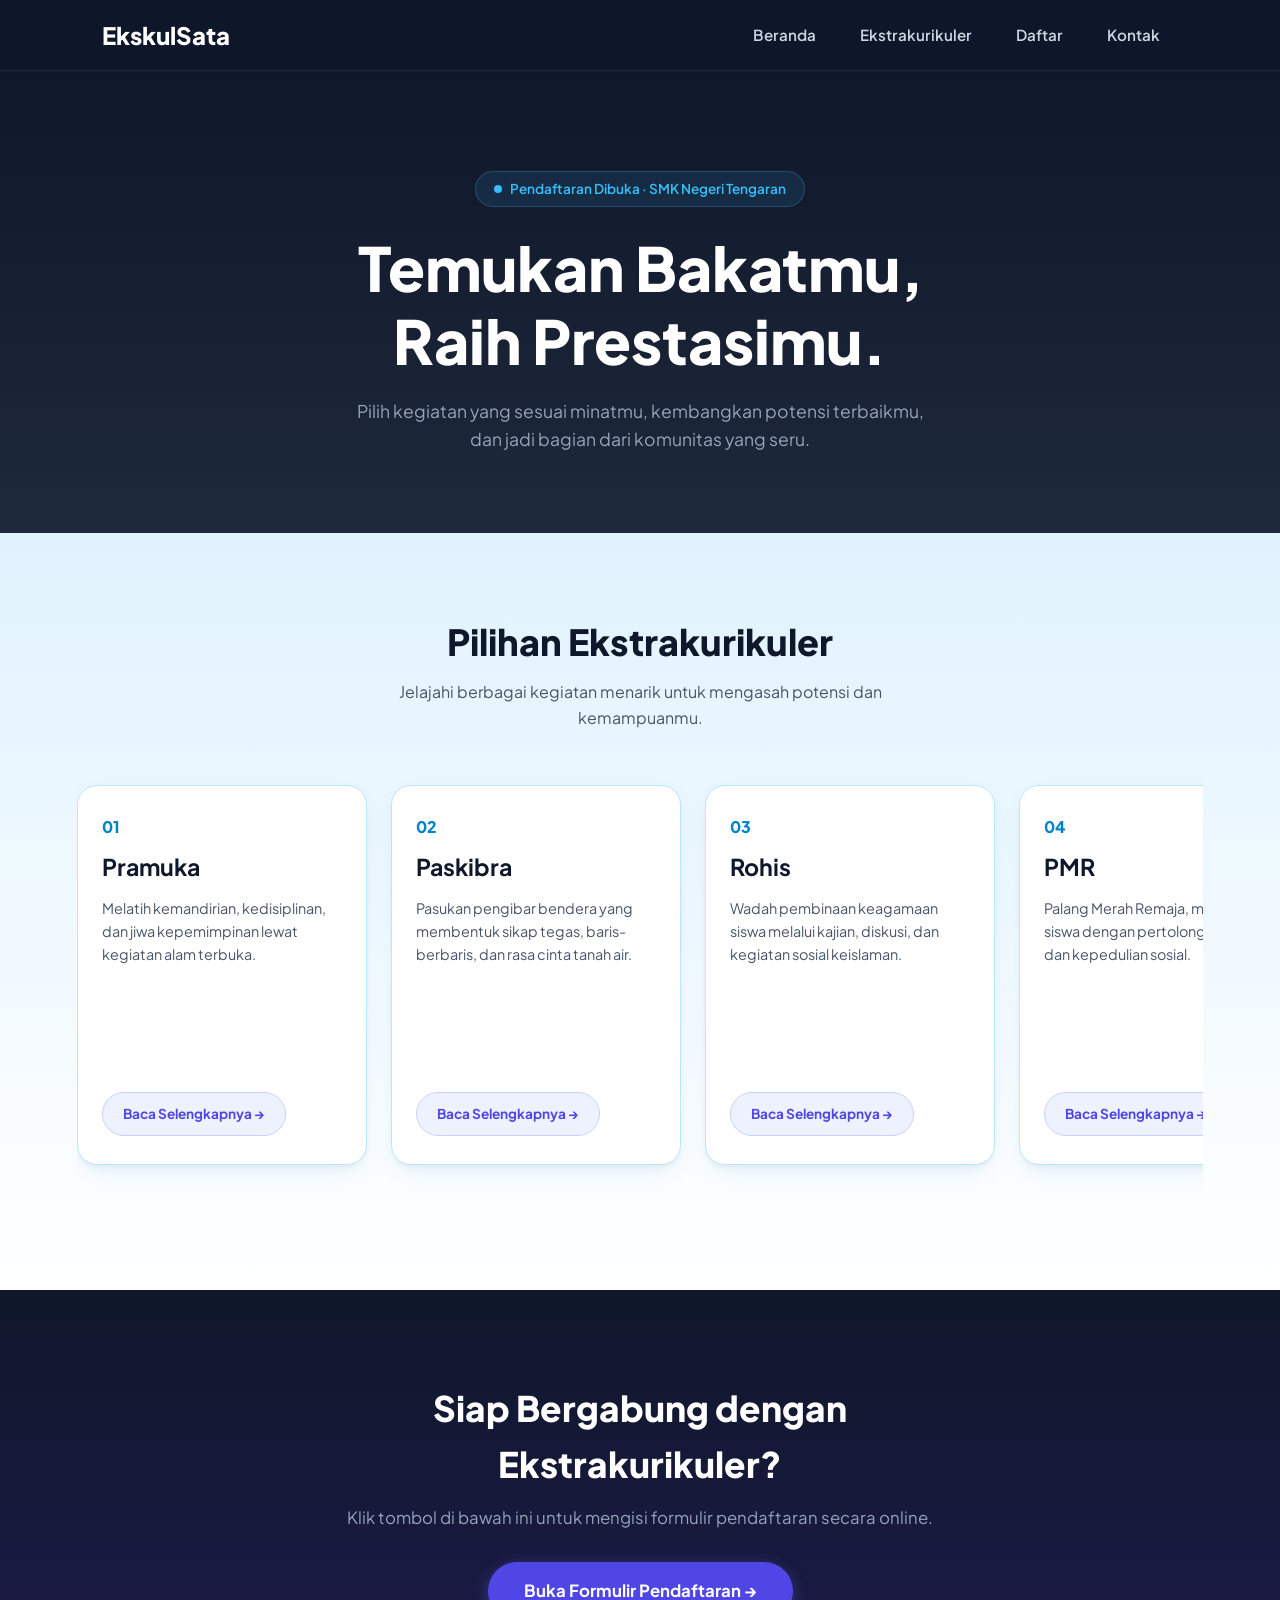
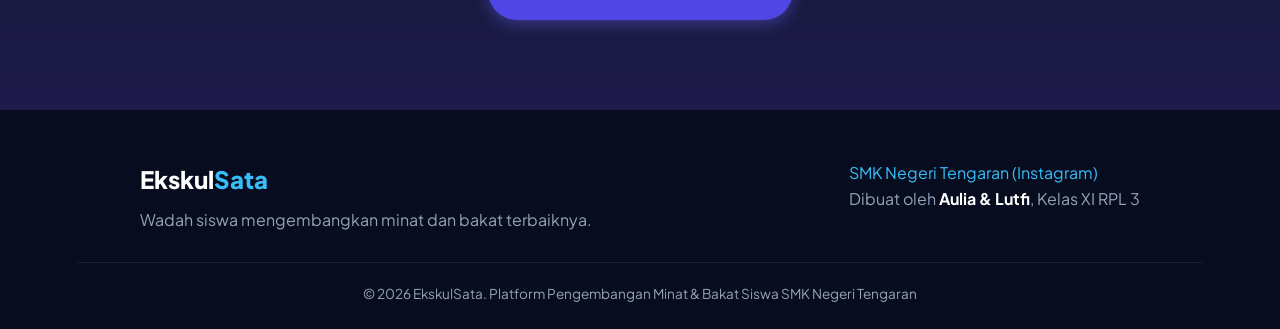
<file: index.html>
<!DOCTYPE html>
<html lang="id">
<head>
  <meta charset="UTF-8">
  <meta name="viewport" content="width=device-width, initial-scale=1.0">
  <meta name="description" content="Pendaftaran ekstrakurikuler SMK Negeri Tengaran">
  <title>EkskulSata | Pendaftaran Ekstrakurikuler SMK Negeri Tengaran</title>
  <link rel="preconnect" href="https://fonts.googleapis.com">
  <link rel="preconnect" href="https://fonts.gstatic.com" crossorigin>
  <link href="https://fonts.googleapis.com/css2?family=Plus+Jakarta+Sans:wght@400;500;600;700;800&display=swap" rel="stylesheet">
  <link rel="stylesheet" href="style.css">
</head>
<body>

  <nav class="navbar">
    <a href="#beranda" class="logo">Ekskul<span>Sata</span></a>
    <ul class="nav-links">
      <li><a href="#beranda">Beranda</a></li>
      <li><a href="#ekstrakurikuler">Ekstrakurikuler</a></li>
      <li><a href="pramuka.html" class="nav-btn-daftar">Daftar</a></li>
      <li><a href="#kontak">Kontak</a></li>
    </ul>
  </nav>

  <header class="header" id="beranda">
    <div class="header-isi">
      <p class="badge">Pendaftaran Dibuka · SMK Negeri Tengaran</p>
      <h1>Temukan Bakatmu,<br>Raih Prestasimu.</h1>
      <p class="lead">Pilih kegiatan yang sesuai minatmu, kembangkan potensi terbaikmu, dan jadi bagian dari komunitas yang seru.</p>
    </div>
  </header>

  <!-- Section Ekstrakurikuler -->
  <section id="ekstrakurikuler">
    <div class="container">
      <h2>Pilihan Ekstrakurikuler</h2>
      <p class="subtitle">Jelajahi berbagai kegiatan menarik untuk mengasah potensi dan kemampuanmu.</p>
      
      <!-- Container Geser (Horizontal Scroll) -->
      <div class="ekskul-slider">

        <article class="ekskul-card">
          <span class="card-num">01</span>
          <div class="card-body">
            <h3>Pramuka</h3>
            <p>Melatih kemandirian, kedisiplinan, dan jiwa kepemimpinan lewat kegiatan alam terbuka.</p>
            <a href="pramuka2.html" class="btn-selengkapnya">Baca Selengkapnya &rarr;</a>
          </div>
        </article>

        <article class="ekskul-card">
          <span class="card-num">02</span>
          <div class="card-body">
            <h3>Paskibra</h3>
            <p>Pasukan pengibar bendera yang membentuk sikap tegas, baris-berbaris, dan rasa cinta tanah air.</p>
            <a href="paskibra.html" class="btn-selengkapnya">Baca Selengkapnya &rarr;</a>
          </div>
        </article>

        <article class="ekskul-card">
          <span class="card-num">03</span>
          <div class="card-body">
            <h3>Rohis</h3>
            <p>Wadah pembinaan keagamaan siswa melalui kajian, diskusi, dan kegiatan sosial keislaman.</p>
            <a href="rohis.html" class="btn-selengkapnya">Baca Selengkapnya &rarr;</a>
          </div>
        </article>

        <article class="ekskul-card">
          <span class="card-num">04</span>
          <div class="card-body">
            <h3>PMR</h3>
            <p>Palang Merah Remaja, membekali siswa dengan pertolongan pertama dan kepedulian sosial.</p>
            <a href="pmr.html" class="btn-selengkapnya">Baca Selengkapnya &rarr;</a>
          </div>
        </article>

        <article class="ekskul-card">
          <span class="card-num">05</span>
          <div class="card-body">
            <h3>MTQ</h3>
            <p>Melatih tilawah, tahfidz, dan seni baca Al-Qur'an untuk dipersiapkan dalam lomba MTQ.</p>
            <a href="mtq.html" class="btn-selengkapnya">Baca Selengkapnya &rarr;</a>
          </div>
        </article>

        <article class="ekskul-card">
          <span class="card-num">06</span>
          <div class="card-body">
            <h3>Drumband</h3>
            <p>Melatih kekompakan bermain alat musik pukul dan tiup sambil berbaris dalam formasi.</p>
            <a href="drumband.html" class="btn-selengkapnya">Baca Selengkapnya &rarr;</a>
          </div>
        </article>

        <article class="ekskul-card">
          <span class="card-num">07</span>
          <div class="card-body">
            <h3>Rebana</h3>
            <p>Mengembangkan bakat musik islami lewat alat rebana dan lantunan sholawat.</p>
            <a href="rebana.html" class="btn-selengkapnya">Baca Selengkapnya &rarr;</a>
          </div>
        </article>

        <article class="ekskul-card">
          <span class="card-num">08</span>
          <div class="card-body">
            <h3>Pencak Silat</h3>
            <p>Seni bela diri asli Indonesia yang melatih fisik, mental, dan disiplin diri.</p>
            <a href="silat.html" class="btn-selengkapnya">Baca Selengkapnya &rarr;</a>
          </div>
        </article>

        <article class="ekskul-card">
          <span class="card-num">09</span>
          <div class="card-body">
            <h3>Seni Tari</h3>
            <p>Mengembangkan bakat gerak dan ekspresi lewat tari tradisional maupun kreasi modern.</p>
            <a href="tari.html" class="btn-selengkapnya">Baca Selengkapnya &rarr;</a>
          </div>
        </article>

        <article class="ekskul-card">
          <span class="card-num">10</span>
          <div class="card-body">
            <h3>Padus</h3>
            <p>Paduan suara yang melatih teknik vokal, harmoni, dan kekompakan bernyanyi bersama.</p>
            <a href="padus.html" class="btn-selengkapnya">Baca Selengkapnya &rarr;</a>
          </div>
        </article>

        <article class="ekskul-card">
          <span class="card-num">11</span>
          <div class="card-body">
            <h3>Foster</h3>
            <p>Wadah mengasah kemampuan berbahasa Inggris lewat percakapan, debat, dan berbagai lomba.</p>
            <a href="foster.html" class="btn-selengkapnya">Baca Selengkapnya &rarr;</a>
          </div>
        </article>

        <article class="ekskul-card">
          <span class="card-num">12</span>
          <div class="card-body">
            <h3>Futsal</h3>
            <p>Melatih kerja sama tim, strategi, dan fisik lewat olahraga futsal.</p>
            <a href="futsal.html" class="btn-selengkapnya">Baca Selengkapnya &rarr;</a>
          </div>
        </article>

        <article class="ekskul-card">
          <span class="card-num">13</span>
          <div class="card-body">
            <h3>Voli</h3>
            <p>Melatih kekompakan tim, teknik servis, dan smash lewat olahraga bola voli.</p>
            <a href="voli.html" class="btn-selengkapnya">Baca Selengkapnya &rarr;</a>
          </div>
        </article>

        <article class="ekskul-card">
          <span class="card-num">14</span>
          <div class="card-body">
            <h3>Bahasa Jepang</h3>
            <p>Mengenal bahasa dan budaya Jepang, mulai dari huruf, percakapan dasar, hingga tradisi.</p>
            <a href="jepang.html" class="btn-selengkapnya">Baca Selengkapnya &rarr;</a>
          </div>
        </article>

        <article class="ekskul-card">
          <span class="card-num">15</span>
          <div class="card-body">
            <h3>Jurnalistik</h3>
            <p>Melatih menulis, wawancara, dan peliputan berita seputar kegiatan sekolah.</p>
            <a href="jurnalis.html" class="btn-selengkapnya">Baca Selengkapnya &rarr;</a>
          </div>
        </article>

      </div>
    </div>
  </section>

  <!-- Section Ajakan Daftar -->
  <main class="main" id="daftar">
    <div class="cta-banner">
      <h2>Siap Bergabung dengan Ekstrakurikuler?</h2>
      <p>Klik tombol di bawah ini untuk mengisi formulir pendaftaran secara online.</p>
      <a href="pramuka.html" class="btn-cta">Buka Formulir Pendaftaran &rarr;</a>
    </div>
  </main>

  <footer class="footer" id="kontak">
    <div class="footer-isi">
      <div>
        <div class="logo">Ekskul<span>Sata</span></div>
        <p>Wadah siswa mengembangkan minat dan bakat terbaiknya.</p>
      </div>
      <div>
        <p><a href="https://www.instagram.com/smkn1tengaran_bisa" target="_blank" rel="noopener">SMK Negeri Tengaran (Instagram)</a></p>
        <p>Dibuat oleh <strong>Aulia &amp; Lutfi</strong>, Kelas XI RPL 3</p>
      </div>
    </div>
    <p class="copy">&copy; 2026 EkskulSata. Platform Pengembangan Minat &amp; Bakat Siswa SMK Negeri Tengaran</p>
  </footer>

</body>
</html>
</file>
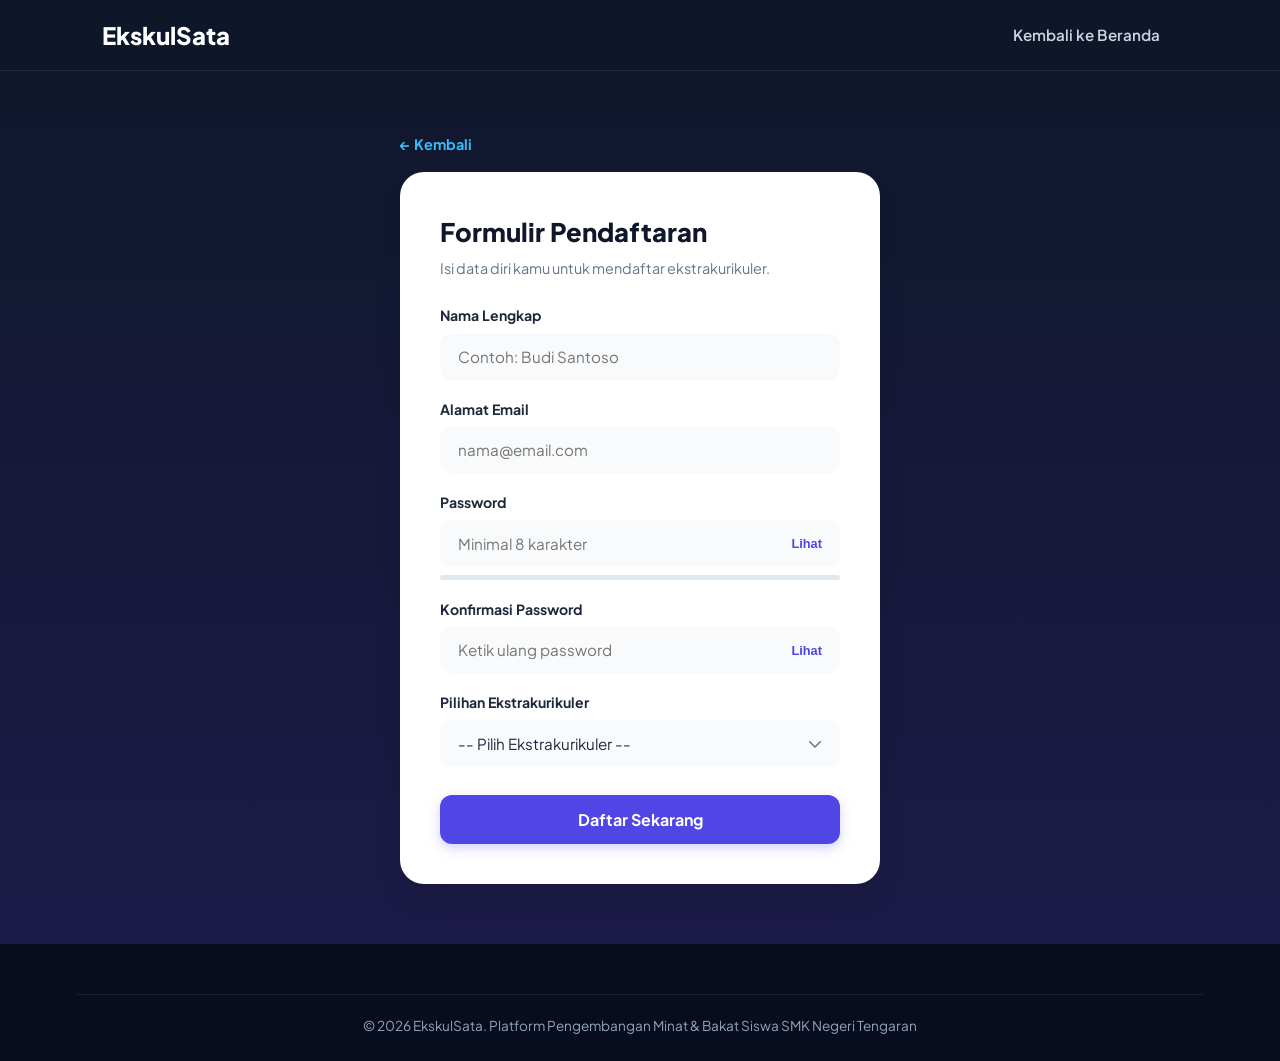
<file: pramuka.html>
<!DOCTYPE html>
<html lang="id">
<head>
  <meta charset="UTF-8">
  <meta name="viewport" content="width=device-width, initial-scale=1.0">
  <meta name="description" content="Formulir Pendaftaran Ekstrakurikuler SMK Negeri Tengaran">
  <title>Formulir Pendaftaran | EkskulSata</title>
  <link rel="preconnect" href="https://fonts.googleapis.com">
  <link rel="preconnect" href="https://fonts.gstatic.com" crossorigin>
  <link href="https://fonts.googleapis.com/css2?family=Plus+Jakarta+Sans:wght@400;500;600;700;800&display=swap" rel="stylesheet">
  <link rel="stylesheet" href="style.css">
</head>
<body class="page-daftar">

  <nav class="navbar">
    <a href="index.html" class="logo">Ekskul<span>Sata</span></a>
    <ul class="nav-links">
      <li><a href="index.html">Kembali ke Beranda</a></li>
    </ul>
  </nav>

  <main class="main-daftar">
    <div class="form-wrapper">
      <a href="index.html" class="btn-back">&larr; Kembali</a>
      
      <form id="formDaftar" class="form-card" novalidate>
        <h2>Formulir Pendaftaran</h2>
        <p class="sub">Isi data diri kamu untuk mendaftar ekstrakurikuler.</p>

        <div class="form-group">
          <label for="nama">Nama Lengkap</label>
          <input type="text" id="nama" autocomplete="name" placeholder="Contoh: Budi Santoso">
          <small class="pesan-error" role="alert"></small>
        </div>

        <div class="form-group">
          <label for="email">Alamat Email</label>
          <input type="email" id="email" autocomplete="email" placeholder="nama@email.com">
          <small class="pesan-error" role="alert"></small>
        </div>

        <div class="form-group">
          <label for="password">Password</label>
          <div class="password-wrap">
            <input type="password" id="password" autocomplete="new-password" placeholder="Minimal 8 karakter">
            <button type="button" class="toggle" data-target="password">Lihat</button>
          </div>
          <div class="strength"><span id="strengthBar"></span></div>
          <small class="kekuatan" id="kekuatanTeks"></small>
          <small class="pesan-error" role="alert"></small>
        </div>

        <div class="form-group">
          <label for="konfirmasi">Konfirmasi Password</label>
          <div class="password-wrap">
            <input type="password" id="konfirmasi" autocomplete="new-password" placeholder="Ketik ulang password">
            <button type="button" class="toggle" data-target="konfirmasi">Lihat</button>
          </div>
          <small class="pesan-error" role="alert"></small>
        </div>

        <div class="form-group">
          <label for="ekskul">Pilihan Ekstrakurikuler</label>
          <select id="ekskul">
            <option value="">-- Pilih Ekstrakurikuler --</option>
            <option value="pramuka">Pramuka</option>
            <option value="paskibra">Paskibra</option>
            <option value="rohis">Rohis</option>
            <option value="pmr">PMR</option>
            <option value="mtq">MTQ</option>
            <option value="drumband">Drumband</option>
            <option value="rebana">Rebana</option>
            <option value="pencak silat">Pencak Silat</option>
            <option value="tari">Seni Tari</option>
            <option value="paduan suara">Paduan Suara</option>
            <option value="fooster">Fooster</option>
            <option value="futsal">Futsal</option>
            <option value="voli">Voli</option>
            <option value="jepang">Bahasa Jepang</option>
            <option value="jurnalistik">Jurnalistik</option>
          </select>
          <small class="pesan-error" role="alert"></small>
        </div>

        <button type="submit" class="btn">Daftar Sekarang</button>
        <p id="pesanSukses" class="pesan-sukses" role="status"></p>
      </form>
    </div>
  </main>

  <footer class="footer">
    <p class="copy">&copy; 2026 EkskulSata. Platform Pengembangan Minat &amp; Bakat Siswa SMK Negeri Tengaran</p>
  </footer>

  <script src="script.js"></script>
</body>
</html>
</file>
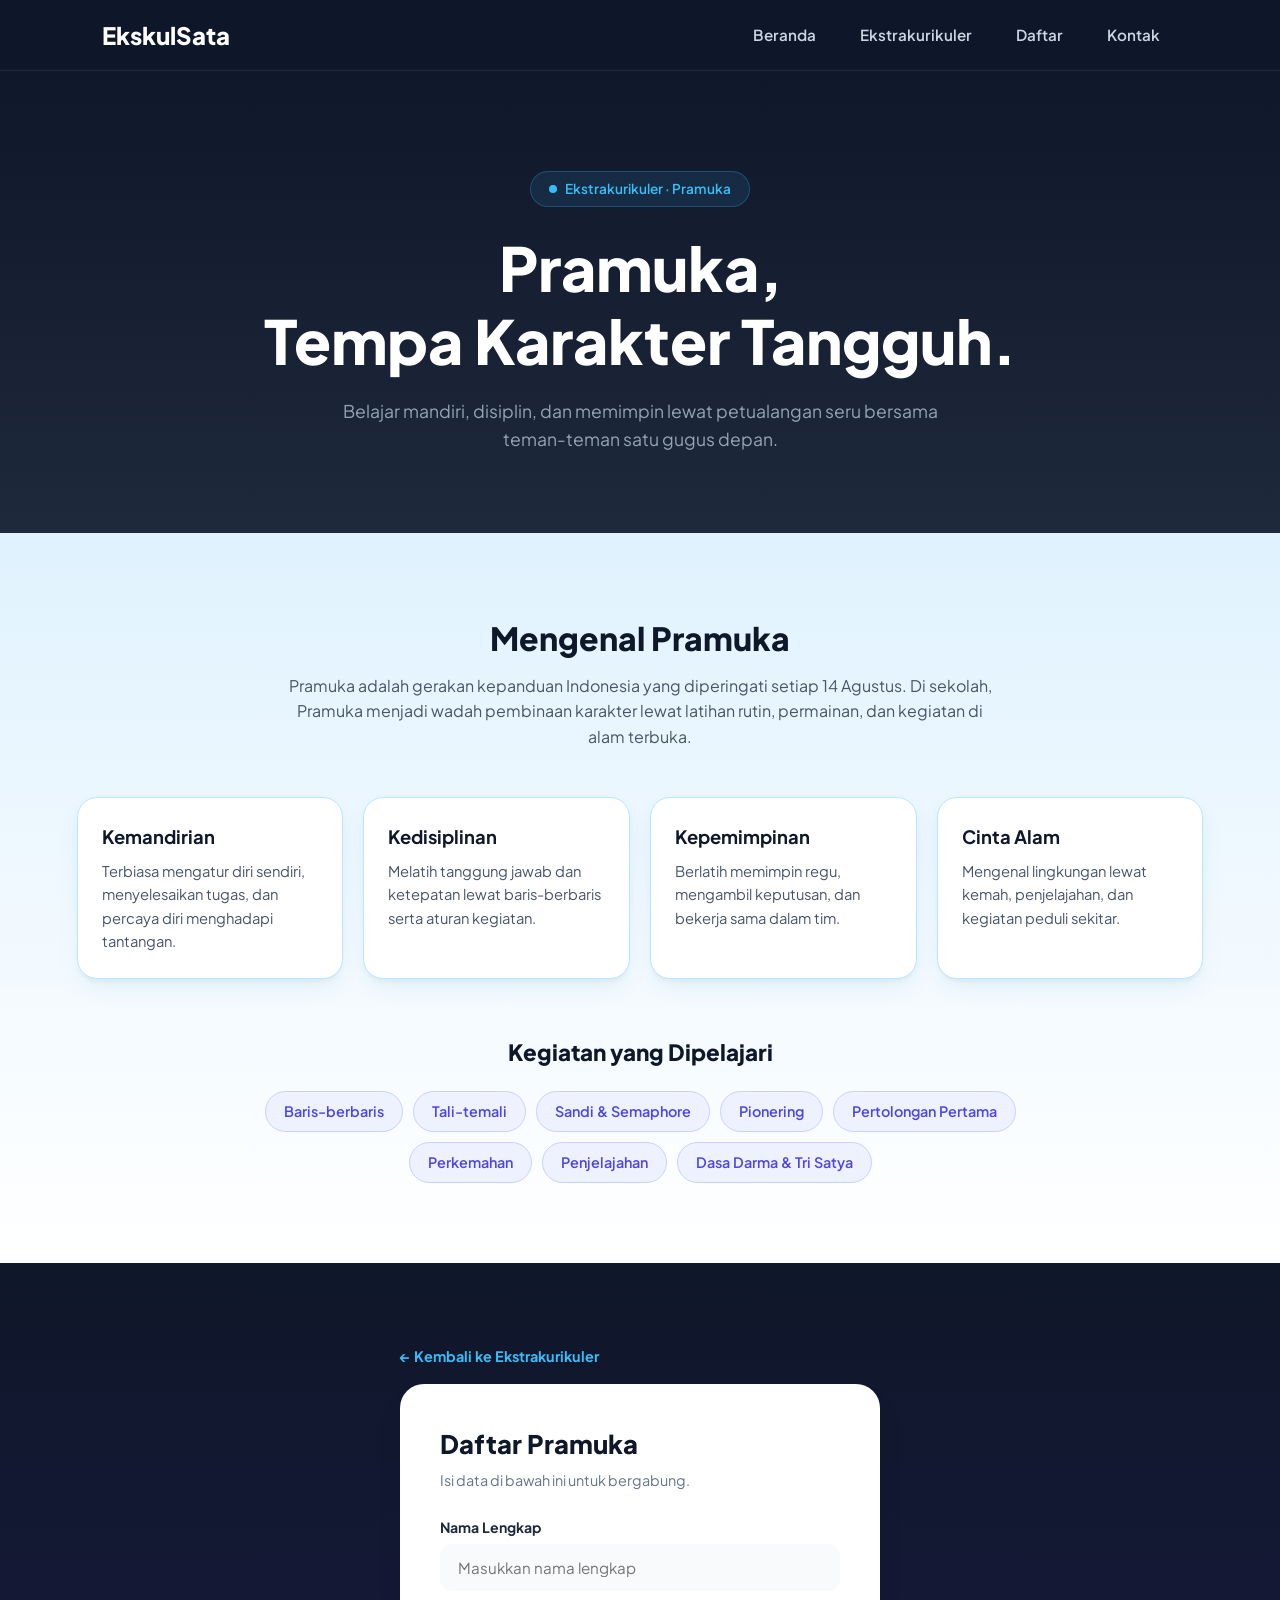
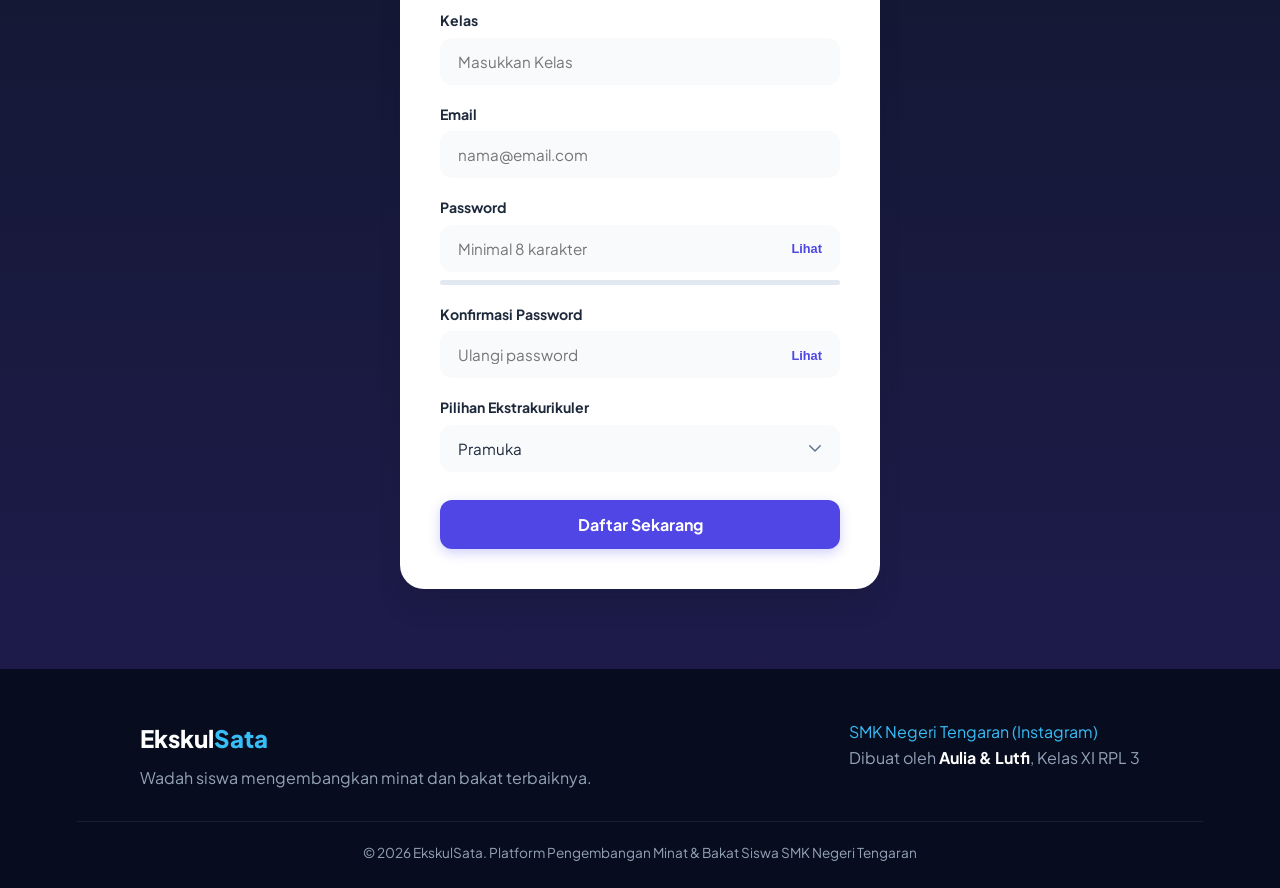
<file: pramuka2.html>
<!DOCTYPE html>
<html lang="id">
<head>
  <meta charset="UTF-8">
  <meta name="viewport" content="width=device-width, initial-scale=1.0">
  <meta name="description" content="Ekstrakurikuler Pramuka SMK Negeri Tengaran">
  <title>Pramuka | EkskulSata</title>
  <link rel="preconnect" href="https://fonts.googleapis.com">
  <link rel="preconnect" href="https://fonts.gstatic.com" crossorigin>
  <link href="https://fonts.googleapis.com/css2?family=Plus+Jakarta+Sans:wght@400;500;600;700;800&display=swap" rel="stylesheet">
  <link rel="stylesheet" href="style.css">
</head>
<body>

  <nav class="navbar">
    <a href="index.html#beranda" class="logo">Ekskul<span>Sata</span></a>
    <ul class="nav-links">
      <li><a href="index.html#beranda">Beranda</a></li>
      <li><a href="index.html#ekstrakurikuler">Ekstrakurikuler</a></li>
      <li><a href="#daftar">Daftar</a></li>
      <li><a href="#kontak">Kontak</a></li>
    </ul>
  </nav>

  <header class="header">
    <div class="header-isi">
      <p class="badge">Ekstrakurikuler · Pramuka</p>
      <h1>Pramuka,<br>Tempa Karakter Tangguh.</h1>
      <p class="lead">Belajar mandiri, disiplin, dan memimpin lewat petualangan seru bersama teman-teman satu gugus depan.</p>
    </div>
  </header>

  <!-- Pengenalan Pramuka -->
  <section class="info-section">
    <div class="container">
      <h2>Mengenal Pramuka</h2>
      <p class="info-intro">Pramuka adalah gerakan kepanduan Indonesia yang diperingati setiap 14 Agustus. Di sekolah, Pramuka menjadi wadah pembinaan karakter lewat latihan rutin, permainan, dan kegiatan di alam terbuka.</p>

      <div class="info-grid">
        <div class="info-card">
          <h3>Kemandirian</h3>
          <p>Terbiasa mengatur diri sendiri, menyelesaikan tugas, dan percaya diri menghadapi tantangan.</p>
        </div>
        <div class="info-card">
          <h3>Kedisiplinan</h3>
          <p>Melatih tanggung jawab dan ketepatan lewat baris-berbaris serta aturan kegiatan.</p>
        </div>
        <div class="info-card">
          <h3>Kepemimpinan</h3>
          <p>Berlatih memimpin regu, mengambil keputusan, dan bekerja sama dalam tim.</p>
        </div>
        <div class="info-card">
          <h3>Cinta Alam</h3>
          <p>Mengenal lingkungan lewat kemah, penjelajahan, dan kegiatan peduli sekitar.</p>
        </div>
      </div>

      <h3 class="info-subtitle">Kegiatan yang Dipelajari</h3>
      <ul class="info-list">
        <li>Baris-berbaris</li>
        <li>Tali-temali</li>
        <li>Sandi &amp; Semaphore</li>
        <li>Pionering</li>
        <li>Pertolongan Pertama</li>
        <li>Perkemahan</li>
        <li>Penjelajahan</li>
        <li>Dasa Darma &amp; Tri Satya</li>
      </ul>
    </div>
  </section>

  <!-- Formulir Pendaftaran -->
  <section class="form-section" id="daftar">
    <div class="form-wrapper">
      <a href="index.html#ekstrakurikuler" class="btn-back">&larr; Kembali ke Ekstrakurikuler</a>

      <div class="form-card">
        <h2>Daftar Pramuka</h2>
        <p class="sub">Isi data di bawah ini untuk bergabung.</p>

        <form id="formDaftar" novalidate>
          <div class="form-group">
            <label for="nama">Nama Lengkap</label>
            <input type="text" id="nama" placeholder="Masukkan nama lengkap">
            <span class="pesan-error"></span>
          </div>

          <div class="form-group">
            <label for="nama">Kelas</label>
            <input type="text" id="nama" placeholder="Masukkan Kelas">
            <span class="pesan-error"></span>
          </div>

          <div class="form-group">
            <label for="email">Email</label>
            <input type="email" id="email" placeholder="nama@email.com">
            <span class="pesan-error"></span>
          </div>

          <div class="form-group">
            <label for="password">Password</label>
            <div class="password-wrap">
              <input type="password" id="password" placeholder="Minimal 8 karakter">
              <button type="button" class="toggle" data-target="password">Lihat</button>
            </div>
            <div class="strength"><span id="strengthBar"></span></div>
            <small class="kekuatan" id="kekuatanTeks"></small>
            <span class="pesan-error"></span>
          </div>

          <div class="form-group">
            <label for="konfirmasi">Konfirmasi Password</label>
            <div class="password-wrap">
              <input type="password" id="konfirmasi" placeholder="Ulangi password">
              <button type="button" class="toggle" data-target="konfirmasi">Lihat</button>
            </div>
            <span class="pesan-error"></span>
          </div>

          <div class="form-group">
            <label for="ekskul">Pilihan Ekstrakurikuler</label>
            <select id="ekskul">
              <option value="">-- Pilih Ekstrakurikuler --</option>
              <option value="pramuka" selected>Pramuka</option>
              <option value="paskibra">Paskibra</option>
              <option value="rohis">Rohis</option>
              <option value="pmr">PMR</option>
              <option value="mtq">MTQ</option>
              <option value="drumband">Drumband</option>
              <option value="rebana">Rebana</option>
              <option value="silat">Pencak Silat</option>
              <option value="tari">Seni Tari</option>
              <option value="padus">Padus</option>
              <option value="foster">Foster</option>
              <option value="futsal">Futsal</option>
              <option value="voli">Voli</option>
              <option value="jepang">Bahasa Jepang</option>
              <option value="jurnalistik">Jurnalistik</option>
            </select>
            <span class="pesan-error"></span>
          </div>

          <button type="submit" class="btn">Daftar Sekarang</button>
          <div class="pesan-sukses" id="pesanSukses"></div>
        </form>
      </div>
    </div>
  </section>

  <footer class="footer" id="kontak">
    <div class="footer-isi">
      <div>
        <div class="logo">Ekskul<span>Sata</span></div>
        <p>Wadah siswa mengembangkan minat dan bakat terbaiknya.</p>
      </div>
      <div>
        <p><a href="https://www.instagram.com/smkn1tengaran_bisa" target="_blank" rel="noopener">SMK Negeri Tengaran (Instagram)</a></p>
        <p>Dibuat oleh <strong>Aulia &amp; Lutfi</strong>, Kelas XI RPL 3</p>
      </div>
    </div>
    <p class="copy">&copy; 2026 EkskulSata. Platform Pengembangan Minat &amp; Bakat Siswa SMK Negeri Tengaran</p>
  </footer>

  <script src="script.js"></script>
</body>
</html>
</file>
<file: style.css>
/* ==========================================================
   EkskulSata - style.css 
   ========================================================== */
:root {
  --primary: #4f46e5;
  --primary-hover: #4338ca;
  --primary-light: #eef2ff;
  --accent: #0284c7;
  --accent-gold: #d97706;
  
  /* Latar Header (Biru Tua Gradasi) */
  --header-bg-start: #0f172a;
  --header-bg-end: #1e293b;
  
  /* Latar Ekskul (Biru Muda Gradasi ke Putih) */
  --ekskul-bg-start: #e0f2fe;
  --ekskul-bg-end: #ffffff;
  
  /* Kartu Ekskul */
  --card-bg: #ffffff;
  --card-border: #bae6fd;
  
  --ink: #1e293b;
  --muted: #64748b;
  --paper: #ffffff;
  --field: #f8fafc;
  --line: #e2e8f0;
  
  --ok: #10b981;
  --err: #ef4444;

  --shadow-card: 0 10px 25px -5px rgba(2, 132, 199, 0.1), 0 4px 6px -2px rgba(0, 0, 0, 0.05);
  --shadow-hover: 0 18px 30px -10px rgba(2, 132, 199, 0.22);
}

* {
  margin: 0;
  padding: 0;
  box-sizing: border-box;
}

html {
  scroll-behavior: smooth;
  scroll-padding-top: 70px;
}

body {
  font-family: 'Plus Jakarta Sans', system-ui, -apple-system, sans-serif;
  background-color: var(--header-bg-start);
  color: var(--ink);
  line-height: 1.6;
}

/* Navbar */
.navbar {
  position: sticky;
  top: 0;
  z-index: 100;
  display: flex;
  justify-content: space-between;
  align-items: center;
  padding: 16px 8%;
  background: rgba(15, 23, 42, 0.95);
  backdrop-filter: blur(12px);
  border-bottom: 1px solid rgba(255, 255, 255, 0.08);
}

.logo {
  font-size: 1.5rem;
  font-weight: 800;
  color: #fff;
  text-decoration: none;
}

.logo span {
  color: #38bdf8;
}

/* Logo navbar tanpa warna biru */
.navbar .logo span {
  color: #fff;
  transition: color 0.25s ease;
}


.nav-links {
  display: flex;
  align-items: center;
  gap: 8px;
  list-style: none;
}

.nav-links a {
  padding: 8px 18px;
  font-size: 0.95rem;
  font-weight: 600;
  color: #cbd5e1;
  text-decoration: none;
  border-radius: 99px;
  transition: all 0.25s ease;
}

.nav-links a:hover {
  color: #fff;
  background: #0284c7;
}



/* Header (Gradasi Biru Tua) */
.header {
  text-align: center;
  color: #fff;
  padding: 100px 6% 80px;
  background: linear-gradient(180deg, var(--header-bg-start) 0%, var(--header-bg-end) 100%);
}

.header-isi {
  max-width: 800px;
  margin: 0 auto;
}

.badge {
  display: inline-flex;
  align-items: center;
  gap: 8px;
  padding: 6px 18px;
  margin-bottom: 24px;
  font-size: 0.85rem;
  font-weight: 600;
  color: #38bdf8;
  background: rgba(56, 189, 248, 0.1);
  border: 1px solid rgba(56, 189, 248, 0.25);
  border-radius: 99px;
}

.badge::before {
  content: "";
  width: 8px;
  height: 8px;
  border-radius: 50%;
  background: #38bdf8;
}

.header h1 {
  font-size: clamp(2.2rem, 5vw, 3.8rem);
  font-weight: 800;
  line-height: 1.2;
  margin-bottom: 20px;
  color: #ffffff;
}

.lead {
  font-size: 1.1rem;
  color: #94a3b8;
  max-width: 600px;
  margin: 0 auto;
}

/* Section Ekstrakurikuler (Gradasi Biru Muda -> Putih) */
#ekstrakurikuler {
  padding: 80px 6% 90px;
  background: linear-gradient(180deg, var(--ekskul-bg-start) 0%, var(--ekskul-bg-end) 100%);
  color: var(--ink);
}

.container {
  max-width: 1200px;
  margin: 0 auto;
}

#ekstrakurikuler h2 {
  text-align: center;
  font-size: 2.25rem;
  font-weight: 800;
  color: #0f172a;
  margin-bottom: 8px;
}

.subtitle {
  text-align: center;
  color: #475569;
  max-width: 540px;
  margin: 0 auto 40px;
}

/* Slider Horizontal Card Ekskul */
.ekskul-slider {
  display: flex;
  gap: 24px;
  overflow-x: auto;
  scroll-snap-type: x mandatory;
  padding: 15px 10px 35px;
  scrollbar-width: thin;
  scrollbar-color: #94a3b8 transparent;
}

.ekskul-slider::-webkit-scrollbar {
  height: 8px;
}

.ekskul-slider::-webkit-scrollbar-track {
  background: transparent;
}

.ekskul-slider::-webkit-scrollbar-thumb {
  background-color: #94a3b8;
  border-radius: 20px;
}

/* Kotakan Kartu Ekskul */
.ekskul-card {
  flex: 0 0 290px;
  min-width: 290px;
  scroll-snap-align: start;
  background: var(--card-bg) !important;
  border: 1px solid var(--card-border);
  border-radius: 20px;
  padding: 28px 24px;
  display: flex;
  flex-direction: column;
  justify-content: space-between;
  height: 380px;
  box-shadow: var(--shadow-card);
  transition: all 0.3s cubic-bezier(0.4, 0, 0.2, 1);
}

.ekskul-card:hover {
  transform: translateY(-8px);
  border-color: #0284c7;
  box-shadow: var(--shadow-hover);
}

.card-num {
  font-size: 1rem;
  font-weight: 800;
  color: var(--accent);
  display: block;
  margin-bottom: 8px;
}

.card-body {
  display: flex;
  flex-direction: column;
  height: 100%;
}

.card-body h3 {
  font-size: 1.45rem;
  font-weight: 700;
  color: #0f172a;
  margin-bottom: 12px;
}

.card-body p {
  font-size: 0.9rem;
  color: #475569;
  line-height: 1.6;
  margin-bottom: auto;
}

.btn-selengkapnya {
  display: inline-block;
  align-self: flex-start;
  font-size: 0.85rem;
  font-weight: 700;
  color: var(--primary);
  text-decoration: none;
  padding: 10px 20px;
  background: var(--primary-light);
  border: 1px solid #c7d2fe;
  border-radius: 99px;
  transition: all 0.25s ease;
  margin-top: 16px;
}

.btn-selengkapnya:hover {
  background: var(--primary);
  color: #ffffff;
  border-color: var(--primary);
}

/* Section CTA Pendaftaran */
.main {
  padding: 90px 6%;
  background: linear-gradient(180deg, #0f172a 0%, #1e1b4b 100%);
  color: #fff;
  text-align: center;
}

.cta-banner {
  max-width: 650px;
  margin: 0 auto;
}

.cta-banner h2 {
  font-size: 2.2rem;
  font-weight: 800;
  margin-bottom: 12px;
}

.cta-banner p {
  color: #94a3b8;
  font-size: 1.05rem;
  margin-bottom: 30px;
}

.btn-cta {
  display: inline-block;
  padding: 16px 36px;
  font-size: 1.05rem;
  font-weight: 700;
  color: #fff;
  background: var(--primary);
  border-radius: 99px;
  text-decoration: none;
  box-shadow: 0 4px 15px rgba(99, 102, 241, 0.4);
  transition: all 0.25s ease;
}

.btn-cta:hover {
  background: var(--primary-hover);
  transform: translateY(-3px);
  box-shadow: 0 8px 25px rgba(99, 102, 241, 0.5);
}

/* Halaman Pendaftaran Terpisah (daftar.html) */
.page-daftar {
  background: linear-gradient(180deg, #0f172a 0%, #1e1b4b 100%);
  min-height: 100vh;
  display: flex;
  flex-direction: column;
}

.main-daftar {
  flex: 1;
  display: flex;
  justify-content: center;
  align-items: center;
  padding: 60px 6%;
}

.form-wrapper {
  width: 100%;
  max-width: 480px;
}

.btn-back {
  display: inline-block;
  color: #38bdf8;
  text-decoration: none;
  font-weight: 700;
  font-size: 0.9rem;
  margin-bottom: 16px;
  transition: opacity 0.2s;
}

.btn-back:hover {
  opacity: 0.8;
}

.form-card {
  background: var(--paper);
  padding: 40px;
  border-radius: 24px;
  box-shadow: 0 20px 30px -10px rgba(15, 23, 42, 0.3);
}

.form-card h2 {
  font-size: 1.6rem;
  font-weight: 800;
  color: #0f172a;
}

.sub {
  color: #64748b;
  font-size: 0.9rem;
  margin: 4px 0 24px;
}

.form-group {
  margin-bottom: 18px;
}

.form-group label {
  display: block;
  font-size: 0.88rem;
  font-weight: 700;
  color: #1e293b;
  margin-bottom: 6px;
}

.form-group input,
.form-group select {
  width: 100%;
  padding: 12px 16px;
  font-family: inherit;
  font-size: 0.95rem;
  color: #1e293b;
  background: var(--field);
  border: 2px solid transparent;
  border-radius: 12px;
  outline: none;
  transition: all 0.25s ease;
}

.form-group input:focus,
.form-group select:focus {
  background: #fff;
  border-color: var(--primary);
  box-shadow: 0 0 0 4px rgba(99, 102, 241, 0.15);
}

.form-group select {
  cursor: pointer;
  appearance: none;
  background-image: url("data:image/svg+xml,%3Csvg xmlns='http://www.w3.org/2000/svg' fill='none' viewBox='0 0 24 24' stroke='%2364748b'%3E%3Cpath stroke-linecap='round' stroke-linejoin='round' stroke-width='2' d='M19 9l-7 7-7-7'%3E%3C/path%3E%3C/svg%3E");
  background-repeat: no-repeat;
  background-position: right 14px center;
  background-size: 18px;
}

.form-group.error input,
.form-group.error select {
  border-color: var(--err);
  background: #fef2f2;
}

.form-group.success input,
.form-group.success select {
  border-color: var(--ok);
  background: #f0fdf4;
}

.pesan-error {
  display: none;
  margin-top: 6px;
  font-size: 0.8rem;
  font-weight: 600;
  color: var(--err);
}

.form-group.error .pesan-error {
  display: block;
}

.password-wrap {
  position: relative;
}

.password-wrap input {
  padding-right: 80px;
}

.toggle {
  position: absolute;
  right: 8px;
  top: 50%;
  transform: translateY(-50%);
  background: transparent;
  border: none;
  padding: 6px 10px;
  font-size: 0.8rem;
  font-weight: 700;
  color: var(--primary);
  cursor: pointer;
  border-radius: 8px;
}

.toggle:hover {
  background: var(--primary-light);
}

.strength {
  height: 5px;
  margin-top: 8px;
  background: var(--line);
  border-radius: 99px;
  overflow: hidden;
}

.strength span {
  display: block;
  height: 100%;
  width: 0;
  transition: all 0.3s ease;
}

.kekuatan {
  display: block;
  margin-top: 4px;
  font-size: 0.78rem;
  color: #64748b;
}

.btn {
  width: 100%;
  margin-top: 10px;
  padding: 14px;
  font-family: inherit;
  font-size: 1rem;
  font-weight: 700;
  color: #fff;
  background: var(--primary);
  border: none;
  border-radius: 12px;
  cursor: pointer;
  transition: all 0.25s ease;
  box-shadow: 0 4px 12px rgba(99, 102, 241, 0.3);
}

.btn:hover {
  background: var(--primary-hover);
  transform: translateY(-2px);
  box-shadow: 0 6px 20px rgba(99, 102, 241, 0.4);
}

.pesan-sukses {
  display: none;
  margin-top: 20px;
  padding: 14px;
  text-align: center;
  font-size: 0.9rem;
  font-weight: 700;
  color: #065f46;
  background: #d1fae5;
  border: 1px solid #a7f3d0;
  border-radius: 12px;
}

/* Footer */
.footer {
  padding: 50px 6% 24px;
  background: #070d1e;
  color: #94a3b8;
}

.footer-isi {
  display: flex;
  justify-content: space-between;
  flex-wrap: wrap;
  gap: 24px;
  max-width: 1000px;
  margin: 0 auto 30px;
}

.footer .logo {
  display: inline-block;
  margin-bottom: 8px;
}

.footer a {
  color: #38bdf8;
  text-decoration: none;
}

.footer strong {
  color: #fff;
}

.copy {
  padding-top: 20px;
  text-align: center;
  font-size: 0.85rem;
  border-top: 1px solid rgba(255, 255, 255, 0.08);
}

/* Responsive */
@media (max-width: 600px) {
  .navbar {
    justify-content: center;
  }
  
  .nav-links {
    display: none;
  }
  
  .form-card {
    padding: 24px 20px;
  }
  
  .footer-isi {
    flex-direction: column;
    text-align: center;
  }
}

/* pramuka */
/* ==========================================================
   EkskulSata - style.css 
   ========================================================== */
:root {
  --primary: #4f46e5;
  --primary-hover: #4338ca;
  --primary-light: #eef2ff;
  --accent: #0284c7;
  --accent-gold: #d97706;
  
  /* Latar Header (Biru Tua Gradasi) */
  --header-bg-start: #0f172a;
  --header-bg-end: #1e293b;
  
  /* Latar Ekskul (Biru Muda Gradasi ke Putih) */
  --ekskul-bg-start: #e0f2fe;
  --ekskul-bg-end: #ffffff;
  
  /* Kartu Ekskul */
  --card-bg: #ffffff;
  --card-border: #bae6fd;
  
  --ink: #1e293b;
  --muted: #64748b;
  --paper: #ffffff;
  --field: #f8fafc;
  --line: #e2e8f0;
  
  --ok: #10b981;
  --err: #ef4444;

  --shadow-card: 0 10px 25px -5px rgba(2, 132, 199, 0.1), 0 4px 6px -2px rgba(0, 0, 0, 0.05);
  --shadow-hover: 0 18px 30px -10px rgba(2, 132, 199, 0.22);
}

* {
  margin: 0;
  padding: 0;
  box-sizing: border-box;
}

html {
  scroll-behavior: smooth;
  scroll-padding-top: 70px;
}

body {
  font-family: 'Plus Jakarta Sans', system-ui, -apple-system, sans-serif;
  background-color: var(--header-bg-start);
  color: var(--ink);
  line-height: 1.6;
}

/* Navbar */
.navbar {
  position: sticky;
  top: 0;
  z-index: 100;
  display: flex;
  justify-content: space-between;
  align-items: center;
  padding: 16px 8%;
  background: rgba(15, 23, 42, 0.95);
  backdrop-filter: blur(12px);
  border-bottom: 1px solid rgba(255, 255, 255, 0.08);
}

.logo {
  font-size: 1.5rem;
  font-weight: 800;
  color: #fff;
  text-decoration: none;
}

.logo span {
  color: #38bdf8;
}

/* Logo navbar tanpa warna biru */
.navbar .logo span {
  color: #fff;
  transition: color 0.25s ease;
}


.nav-links {
  display: flex;
  align-items: center;
  gap: 8px;
  list-style: none;
}

.nav-links a {
  padding: 8px 18px;
  font-size: 0.95rem;
  font-weight: 600;
  color: #cbd5e1;
  text-decoration: none;
  border-radius: 99px;
  transition: all 0.25s ease;
}

.nav-links a:hover {
  color: #fff;
  background: #0284c7;
}



/* Header (Gradasi Biru Tua) */
.header {
  text-align: center;
  color: #fff;
  padding: 100px 6% 80px;
  background: linear-gradient(180deg, var(--header-bg-start) 0%, var(--header-bg-end) 100%);
}

.header-isi {
  max-width: 800px;
  margin: 0 auto;
}

.badge {
  display: inline-flex;
  align-items: center;
  gap: 8px;
  padding: 6px 18px;
  margin-bottom: 24px;
  font-size: 0.85rem;
  font-weight: 600;
  color: #38bdf8;
  background: rgba(56, 189, 248, 0.1);
  border: 1px solid rgba(56, 189, 248, 0.25);
  border-radius: 99px;
}

.badge::before {
  content: "";
  width: 8px;
  height: 8px;
  border-radius: 50%;
  background: #38bdf8;
}

.header h1 {
  font-size: clamp(2.2rem, 5vw, 3.8rem);
  font-weight: 800;
  line-height: 1.2;
  margin-bottom: 20px;
  color: #ffffff;
}

.lead {
  font-size: 1.1rem;
  color: #94a3b8;
  max-width: 600px;
  margin: 0 auto;
}

/* Section Ekstrakurikuler (Gradasi Biru Muda -> Putih) */
#ekstrakurikuler {
  padding: 80px 6% 90px;
  background: linear-gradient(180deg, var(--ekskul-bg-start) 0%, var(--ekskul-bg-end) 100%);
  color: var(--ink);
}

.container {
  max-width: 1200px;
  margin: 0 auto;
}

#ekstrakurikuler h2 {
  text-align: center;
  font-size: 2.25rem;
  font-weight: 800;
  color: #0f172a;
  margin-bottom: 8px;
}

.subtitle {
  text-align: center;
  color: #475569;
  max-width: 540px;
  margin: 0 auto 40px;
}

/* Slider Horizontal Card Ekskul */
.ekskul-slider {
  display: flex;
  gap: 24px;
  overflow-x: auto;
  scroll-snap-type: x mandatory;
  padding: 15px 10px 35px;
  scrollbar-width: thin;
  scrollbar-color: #94a3b8 transparent;
}

.ekskul-slider::-webkit-scrollbar {
  height: 8px;
}

.ekskul-slider::-webkit-scrollbar-track {
  background: transparent;
}

.ekskul-slider::-webkit-scrollbar-thumb {
  background-color: #94a3b8;
  border-radius: 20px;
}

/* Kotakan Kartu Ekskul */
.ekskul-card {
  flex: 0 0 290px;
  min-width: 290px;
  scroll-snap-align: start;
  background: var(--card-bg) !important;
  border: 1px solid var(--card-border);
  border-radius: 20px;
  padding: 28px 24px;
  display: flex;
  flex-direction: column;
  justify-content: space-between;
  height: 380px;
  box-shadow: var(--shadow-card);
  transition: all 0.3s cubic-bezier(0.4, 0, 0.2, 1);
}

.ekskul-card:hover {
  transform: translateY(-8px);
  border-color: #0284c7;
  box-shadow: var(--shadow-hover);
}

.card-num {
  font-size: 1rem;
  font-weight: 800;
  color: var(--accent);
  display: block;
  margin-bottom: 8px;
}

.card-body {
  display: flex;
  flex-direction: column;
  height: 100%;
}

.card-body h3 {
  font-size: 1.45rem;
  font-weight: 700;
  color: #0f172a;
  margin-bottom: 12px;
}

.card-body p {
  font-size: 0.9rem;
  color: #475569;
  line-height: 1.6;
  margin-bottom: auto;
}

.btn-selengkapnya {
  display: inline-block;
  align-self: flex-start;
  font-size: 0.85rem;
  font-weight: 700;
  color: var(--primary);
  text-decoration: none;
  padding: 10px 20px;
  background: var(--primary-light);
  border: 1px solid #c7d2fe;
  border-radius: 99px;
  transition: all 0.25s ease;
  margin-top: 16px;
}

.btn-selengkapnya:hover {
  background: var(--primary);
  color: #ffffff;
  border-color: var(--primary);
}

/* Section CTA Pendaftaran */
.main {
  padding: 90px 6%;
  background: linear-gradient(180deg, #0f172a 0%, #1e1b4b 100%);
  color: #fff;
  text-align: center;
}

.cta-banner {
  max-width: 650px;
  margin: 0 auto;
}

.cta-banner h2 {
  font-size: 2.2rem;
  font-weight: 800;
  margin-bottom: 12px;
}

.cta-banner p {
  color: #94a3b8;
  font-size: 1.05rem;
  margin-bottom: 30px;
}

.btn-cta {
  display: inline-block;
  padding: 16px 36px;
  font-size: 1.05rem;
  font-weight: 700;
  color: #fff;
  background: var(--primary);
  border-radius: 99px;
  text-decoration: none;
  box-shadow: 0 4px 15px rgba(99, 102, 241, 0.4);
  transition: all 0.25s ease;
}

.btn-cta:hover {
  background: var(--primary-hover);
  transform: translateY(-3px);
  box-shadow: 0 8px 25px rgba(99, 102, 241, 0.5);
}

/* Halaman Pendaftaran Terpisah (daftar.html) */
.page-daftar {
  background: linear-gradient(180deg, #0f172a 0%, #1e1b4b 100%);
  min-height: 100vh;
  display: flex;
  flex-direction: column;
}

.main-daftar {
  flex: 1;
  display: flex;
  justify-content: center;
  align-items: center;
  padding: 60px 6%;
}

.form-wrapper {
  width: 100%;
  max-width: 480px;
}

.btn-back {
  display: inline-block;
  color: #38bdf8;
  text-decoration: none;
  font-weight: 700;
  font-size: 0.9rem;
  margin-bottom: 16px;
  transition: opacity 0.2s;
}

.btn-back:hover {
  opacity: 0.8;
}

.form-card {
  background: var(--paper);
  padding: 40px;
  border-radius: 24px;
  box-shadow: 0 20px 30px -10px rgba(15, 23, 42, 0.3);
}

.form-card h2 {
  font-size: 1.6rem;
  font-weight: 800;
  color: #0f172a;
}

.sub {
  color: #64748b;
  font-size: 0.9rem;
  margin: 4px 0 24px;
}

.form-group {
  margin-bottom: 18px;
}

.form-group label {
  display: block;
  font-size: 0.88rem;
  font-weight: 700;
  color: #1e293b;
  margin-bottom: 6px;
}

.form-group input,
.form-group select {
  width: 100%;
  padding: 12px 16px;
  font-family: inherit;
  font-size: 0.95rem;
  color: #1e293b;
  background: var(--field);
  border: 2px solid transparent;
  border-radius: 12px;
  outline: none;
  transition: all 0.25s ease;
}

.form-group input:focus,
.form-group select:focus {
  background: #fff;
  border-color: var(--primary);
  box-shadow: 0 0 0 4px rgba(99, 102, 241, 0.15);
}

.form-group select {
  cursor: pointer;
  appearance: none;
  background-image: url("data:image/svg+xml,%3Csvg xmlns='http://www.w3.org/2000/svg' fill='none' viewBox='0 0 24 24' stroke='%2364748b'%3E%3Cpath stroke-linecap='round' stroke-linejoin='round' stroke-width='2' d='M19 9l-7 7-7-7'%3E%3C/path%3E%3C/svg%3E");
  background-repeat: no-repeat;
  background-position: right 14px center;
  background-size: 18px;
}

.form-group.error input,
.form-group.error select {
  border-color: var(--err);
  background: #fef2f2;
}

.form-group.success input,
.form-group.success select {
  border-color: var(--ok);
  background: #f0fdf4;
}

.pesan-error {
  display: none;
  margin-top: 6px;
  font-size: 0.8rem;
  font-weight: 600;
  color: var(--err);
}

.form-group.error .pesan-error {
  display: block;
}

.password-wrap {
  position: relative;
}

.password-wrap input {
  padding-right: 80px;
}

.toggle {
  position: absolute;
  right: 8px;
  top: 50%;
  transform: translateY(-50%);
  background: transparent;
  border: none;
  padding: 6px 10px;
  font-size: 0.8rem;
  font-weight: 700;
  color: var(--primary);
  cursor: pointer;
  border-radius: 8px;
}

.toggle:hover {
  background: var(--primary-light);
}

.strength {
  height: 5px;
  margin-top: 8px;
  background: var(--line);
  border-radius: 99px;
  overflow: hidden;
}

.strength span {
  display: block;
  height: 100%;
  width: 0;
  transition: all 0.3s ease;
}

.kekuatan {
  display: block;
  margin-top: 4px;
  font-size: 0.78rem;
  color: #64748b;
}

.btn {
  width: 100%;
  margin-top: 10px;
  padding: 14px;
  font-family: inherit;
  font-size: 1rem;
  font-weight: 700;
  color: #fff;
  background: var(--primary);
  border: none;
  border-radius: 12px;
  cursor: pointer;
  transition: all 0.25s ease;
  box-shadow: 0 4px 12px rgba(99, 102, 241, 0.3);
}

.btn:hover {
  background: var(--primary-hover);
  transform: translateY(-2px);
  box-shadow: 0 6px 20px rgba(99, 102, 241, 0.4);
}

.pesan-sukses {
  display: none;
  margin-top: 20px;
  padding: 14px;
  text-align: center;
  font-size: 0.9rem;
  font-weight: 700;
  color: #065f46;
  background: #d1fae5;
  border: 1px solid #a7f3d0;
  border-radius: 12px;
}

/* Footer */
.footer {
  padding: 50px 6% 24px;
  background: #070d1e;
  color: #94a3b8;
}

.footer-isi {
  display: flex;
  justify-content: space-between;
  flex-wrap: wrap;
  gap: 24px;
  max-width: 1000px;
  margin: 0 auto 30px;
}

.footer .logo {
  display: inline-block;
  margin-bottom: 8px;
}

.footer a {
  color: #38bdf8;
  text-decoration: none;
}

.footer strong {
  color: #fff;
}

.copy {
  padding-top: 20px;
  text-align: center;
  font-size: 0.85rem;
  border-top: 1px solid rgba(255, 255, 255, 0.08);
}

/* Responsive */
@media (max-width: 600px) {
  .navbar {
    justify-content: center;
  }
  
  .nav-links {
    display: none;
  }
  
  .form-card {
    padding: 24px 20px;
  }
  
  .footer-isi {
    flex-direction: column;
    text-align: center;
  }
}

/* ==========================================================
   Halaman Detail Ekskul (pramuka.html, dst.)
   ========================================================== */
.info-section {
  padding: 80px 6%;
  background: linear-gradient(180deg, var(--ekskul-bg-start) 0%, var(--ekskul-bg-end) 100%);
  color: var(--ink);
}

.info-section h2 {
  text-align: center;
  font-size: 2rem;
  font-weight: 800;
  color: #0f172a;
  margin-bottom: 8px;
}

.info-intro {
  max-width: 720px;
  margin: 0 auto 48px;
  text-align: center;
  color: #475569;
}

.info-grid {
  display: grid;
  grid-template-columns: repeat(auto-fit, minmax(240px, 1fr));
  gap: 20px;
  margin-bottom: 56px;
}

.info-card {
  background: var(--card-bg);
  border: 1px solid var(--card-border);
  border-radius: 20px;
  padding: 24px;
  box-shadow: var(--shadow-card);
}

.info-card h3 {
  font-size: 1.15rem;
  font-weight: 700;
  color: #0f172a;
  margin-bottom: 8px;
}

.info-card p {
  font-size: 0.92rem;
  color: #475569;
}

.info-subtitle {
  text-align: center;
  font-size: 1.4rem;
  font-weight: 800;
  color: #0f172a;
  margin-bottom: 20px;
}

.info-list {
  display: flex;
  flex-wrap: wrap;
  justify-content: center;
  gap: 10px;
  list-style: none;
  max-width: 800px;
  margin: 0 auto;
}

.info-list li {
  padding: 8px 18px;
  font-size: 0.9rem;
  font-weight: 600;
  color: var(--primary);
  background: var(--primary-light);
  border: 1px solid #c7d2fe;
  border-radius: 99px;
}

.form-section {
  padding: 80px 6%;
  background: linear-gradient(180deg, #0f172a 0%, #1e1b4b 100%);
  display: flex;
  justify-content: center;
}
</file>
